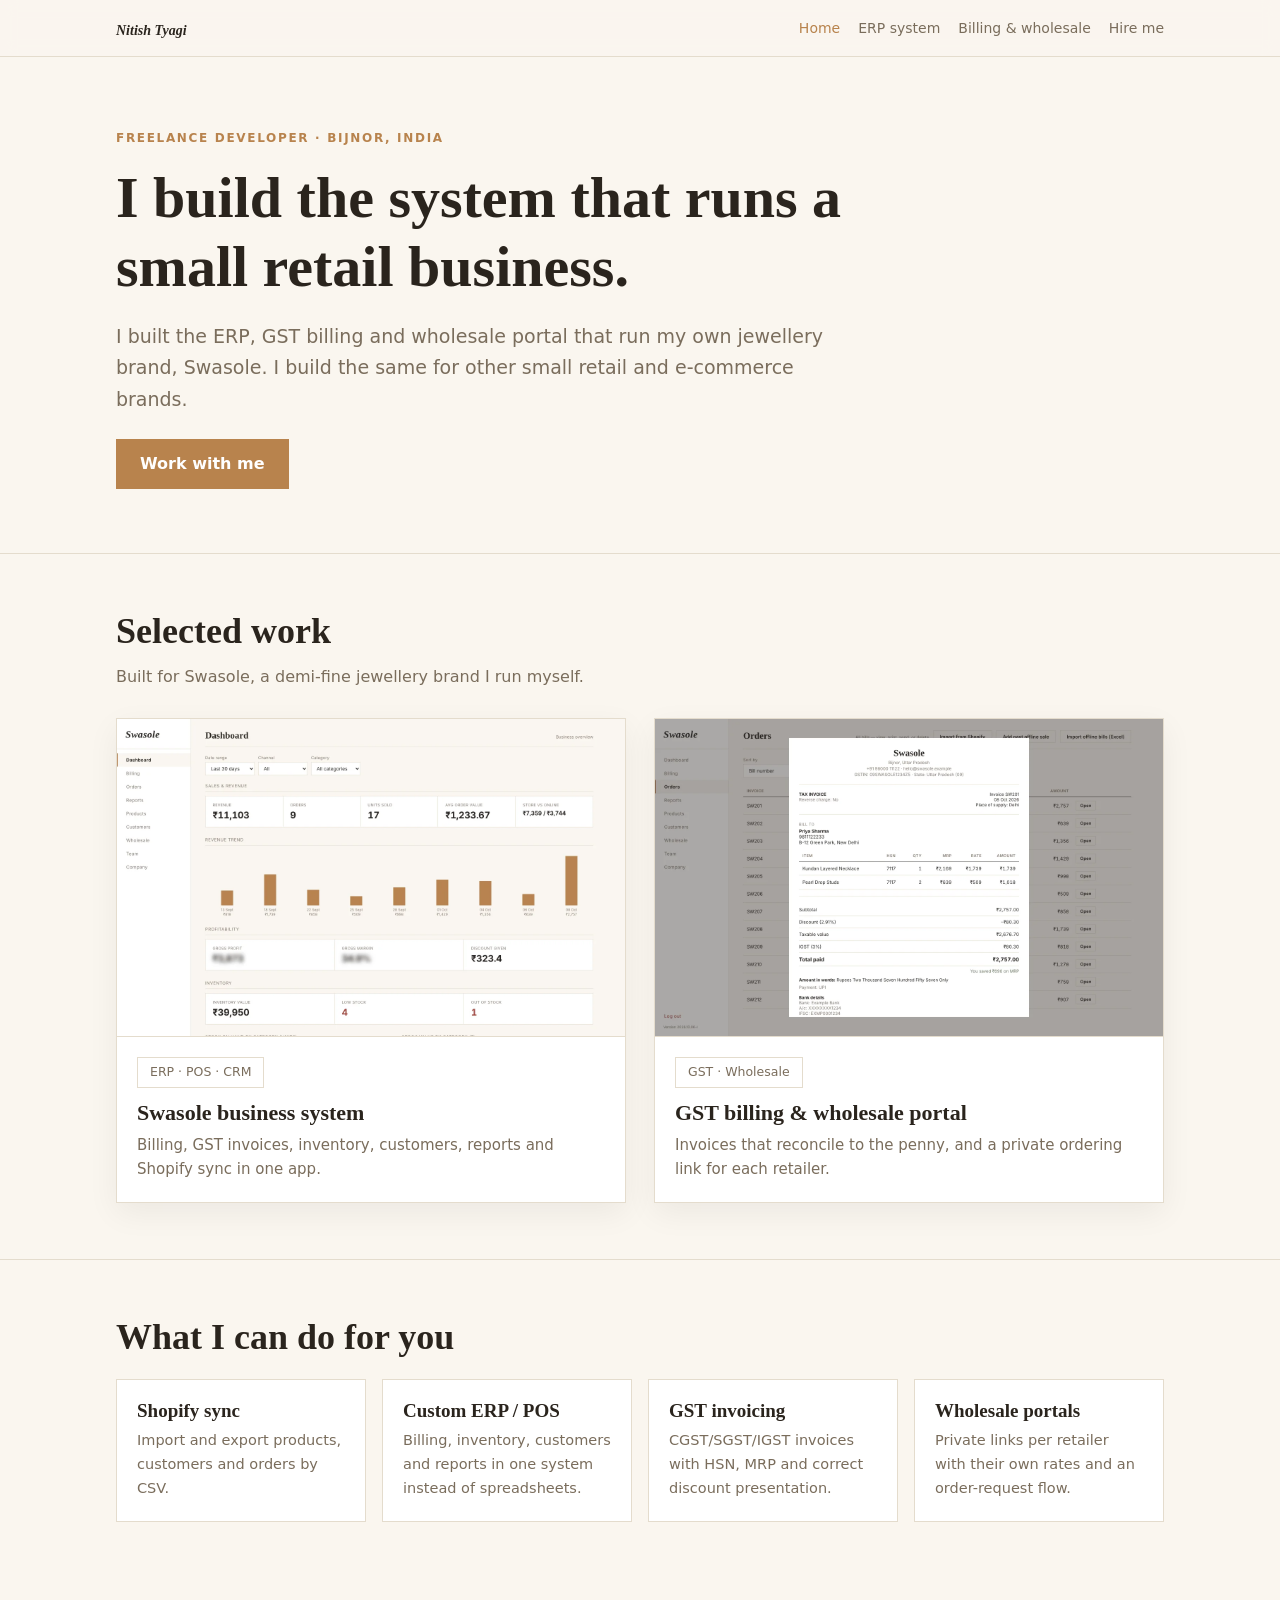
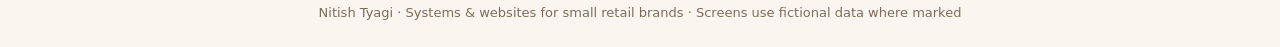
<file: index.html>
<!doctype html><html lang="en"><head><meta charset="utf-8"><meta name="viewport" content="width=device-width,initial-scale=1"><title>Nitish Tyagi — Websites & business systems</title><link rel="stylesheet" href="style.css"></head><body>
<nav><div class="wrap"><b><a href="index.html" style="margin:0;color:inherit">Nitish Tyagi</a></b><div><a href="index.html" class=on>Home</a><a href="erp.html">ERP system</a><a href="billing-wholesale.html">Billing & wholesale</a><a href="contact.html">Hire me</a></div></div></nav>
<header class="hero"><div class="wrap"><div class="eyebrow">Freelance developer · Bijnor, India</div>
<h1>I build the system that runs a small retail business.</h1>
<p class="lead">I built the ERP, GST billing and wholesale portal that run my own jewellery brand, Swasole. I build the same for other small retail and e-commerce brands.</p>
<p style="margin-top:24px"><a class="btn" href="contact.html">Work with me</a></p></div></header>
<section><div class="wrap"><h2>Selected work</h2><p class="sub">Built for Swasole, a demi-fine jewellery brand I run myself.</p>
<div class="grid2">
<a class="proj" href="erp.html"><img src="dash.webp" alt="ERP dashboard"><div><span class="pill">ERP · POS · CRM</span><h3>Swasole business system</h3><p>Billing, GST invoices, inventory, customers, reports and Shopify sync in one app.</p></div></a>
<a class="proj" href="billing-wholesale.html"><img src="inv.webp" alt="GST invoice"><div><span class="pill">GST · Wholesale</span><h3>GST billing &amp; wholesale portal</h3><p>Invoices that reconcile to the penny, and a private ordering link for each retailer.</p></div></a>
</div></div></section>
<section><div class="wrap"><h2>What I can do for you</h2><div class="cards" style="margin-top:20px">
<div class="card"><h3>Shopify sync</h3><p>Import and export products, customers and orders by CSV.</p></div>
<div class="card"><h3>Custom ERP / POS</h3><p>Billing, inventory, customers and reports in one system instead of spreadsheets.</p></div>
<div class="card"><h3>GST invoicing</h3><p>CGST/SGST/IGST invoices with HSN, MRP and correct discount presentation.</p></div>
<div class="card"><h3>Wholesale portals</h3><p>Private links per retailer with their own rates and an order-request flow.</p></div></div></div></section>
<footer>Nitish Tyagi · Systems &amp; websites for small retail brands · Screens use fictional data where marked</footer></body></html>
</file>
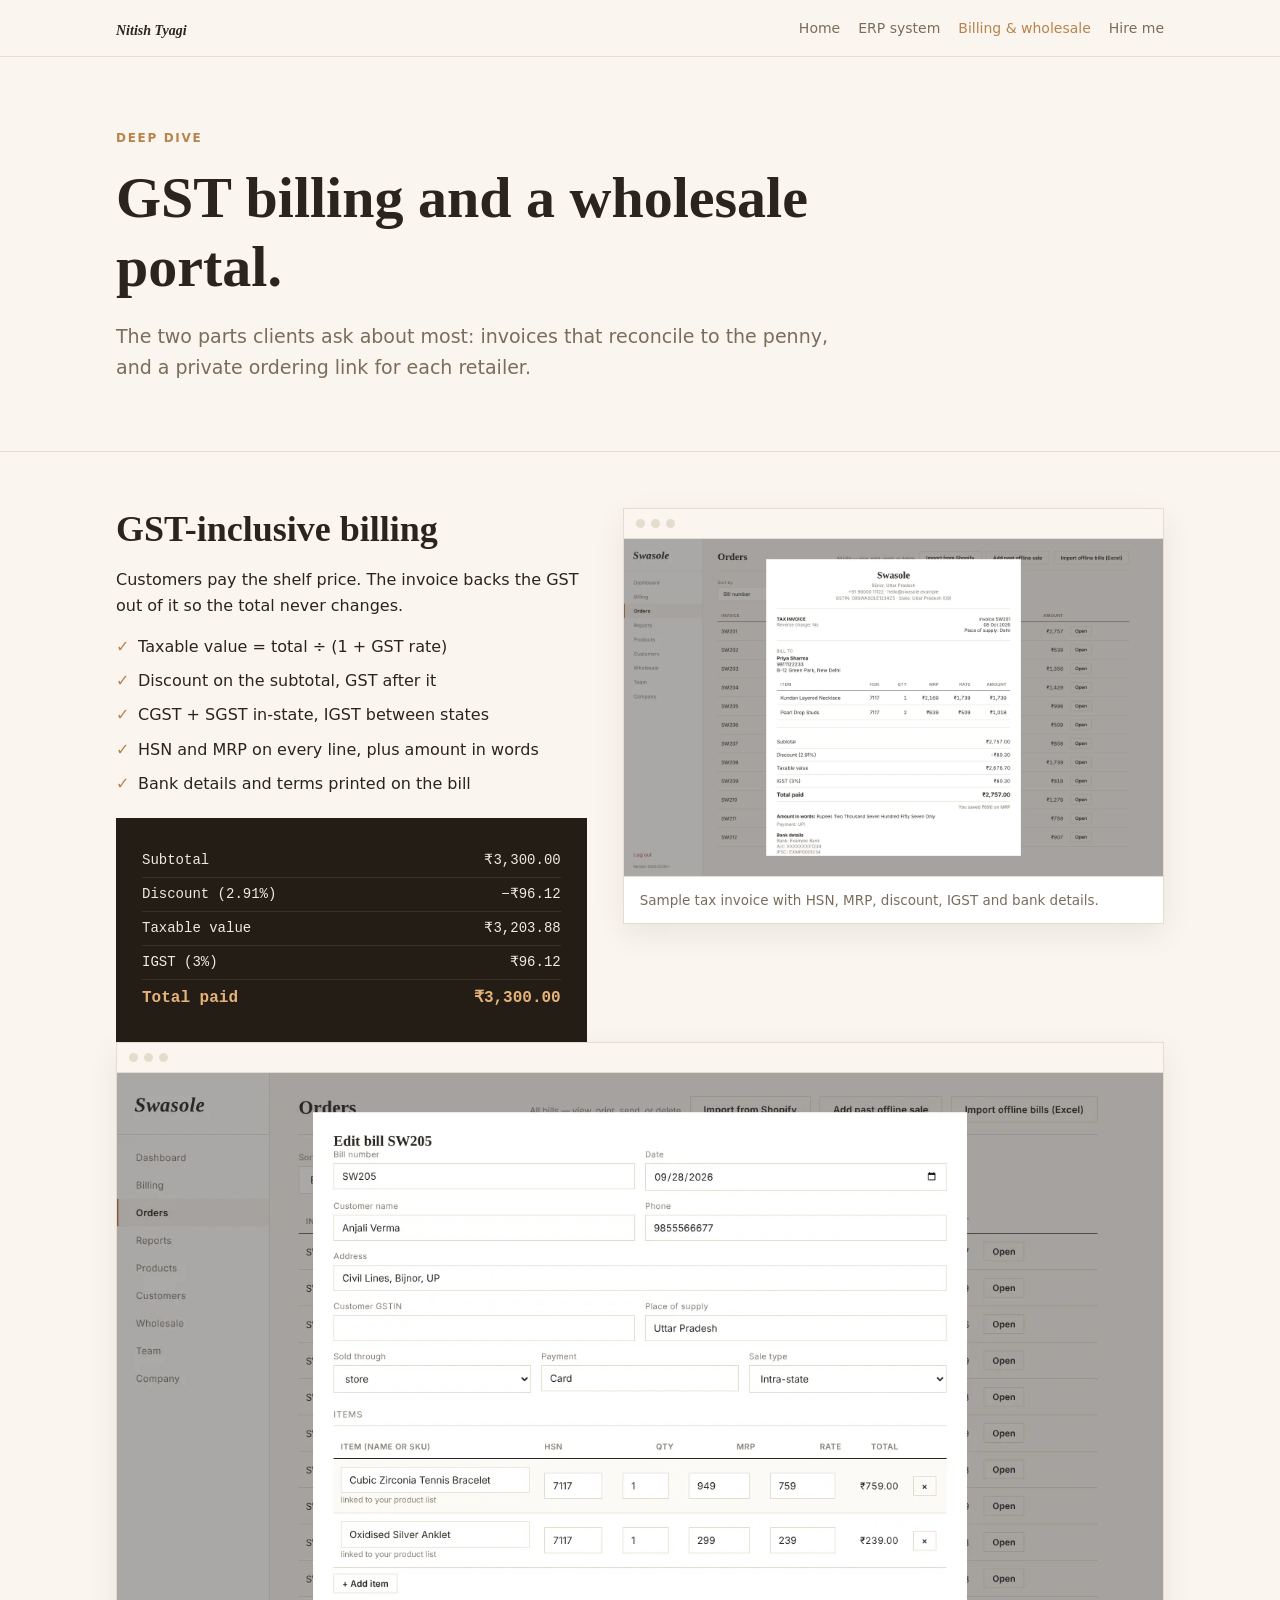
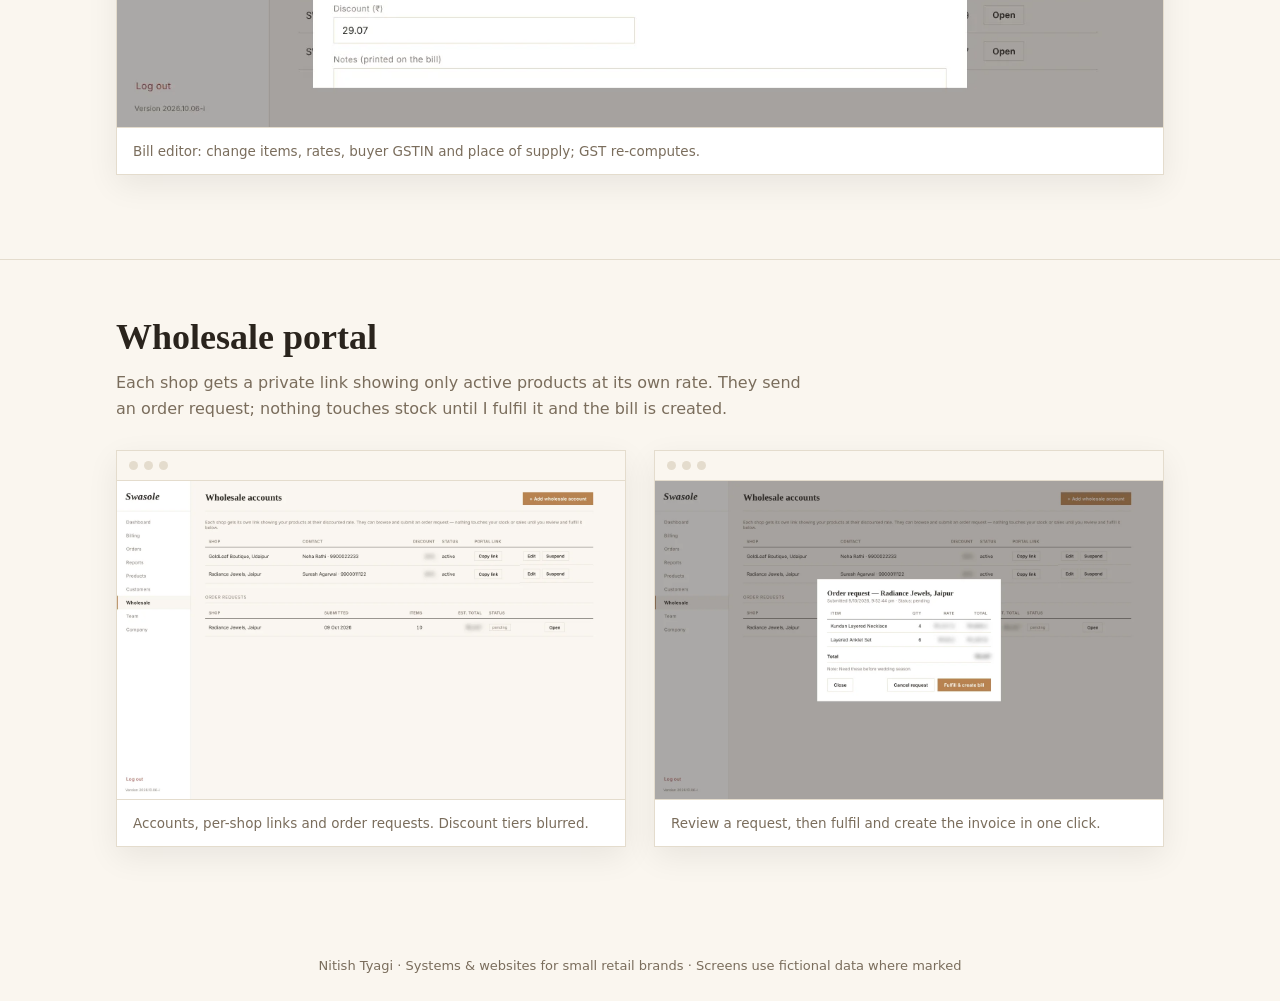
<file: billing-wholesale.html>
<!doctype html><html lang="en"><head><meta charset="utf-8"><meta name="viewport" content="width=device-width,initial-scale=1"><title>GST billing & wholesale portal</title><link rel="stylesheet" href="style.css"></head><body>
<nav><div class="wrap"><b><a href="index.html" style="margin:0;color:inherit">Nitish Tyagi</a></b><div><a href="index.html">Home</a><a href="erp.html">ERP system</a><a href="billing-wholesale.html" class=on>Billing & wholesale</a><a href="contact.html">Hire me</a></div></div></nav>
<header class="hero"><div class="wrap"><div class="eyebrow">Deep dive</div><h1>GST billing and a wholesale portal.</h1><p class="lead">The two parts clients ask about most: invoices that reconcile to the penny, and a private ordering link for each retailer.</p></div></header>
<section><div class="wrap"><div class="split"><div><h2>GST-inclusive billing</h2>
<p class="sub" style="margin-bottom:14px">Customers pay the shelf price. The invoice backs the GST out of it so the total never changes.</p>
<ul class="ticks"><li>Taxable value = total ÷ (1 + GST rate)</li><li>Discount on the subtotal, GST after it</li><li>CGST + SGST in-state, IGST between states</li><li>HSN and MRP on every line, plus amount in words</li><li>Bank details and terms printed on the bill</li></ul>
<div class="math" style="margin-top:20px"><div><span>Subtotal</span><span>₹3,300.00</span></div><div><span>Discount (2.91%)</span><span>−₹96.12</span></div><div><span>Taxable value</span><span>₹3,203.88</span></div><div><span>IGST (3%)</span><span>₹96.12</span></div><div><span>Total paid</span><span>₹3,300.00</span></div></div></div>
<figure><div class="frame"><i></i><i></i><i></i></div><img loading="lazy" src="inv.webp" alt="Invoice"><figcaption>Sample tax invoice with HSN, MRP, discount, IGST and bank details.</figcaption></figure></div>
<figure><div class="frame"><i></i><i></i><i></i></div><img loading="lazy" src="edit.webp" alt="Bill editor"><figcaption>Bill editor: change items, rates, buyer GSTIN and place of supply; GST re-computes.</figcaption></figure></div></section>
<section id="wholesale"><div class="wrap"><h2>Wholesale portal</h2><p class="sub">Each shop gets a private link showing only active products at its own rate. They send an order request; nothing touches stock until I fulfil it and the bill is created.</p>
<div class="grid2"><figure><div class="frame"><i></i><i></i><i></i></div><img loading="lazy" src="ws.webp" alt="Wholesale"><figcaption>Accounts, per-shop links and order requests. Discount tiers blurred.</figcaption></figure><figure><div class="frame"><i></i><i></i><i></i></div><img loading="lazy" src="wso.webp" alt="Wholesale order"><figcaption>Review a request, then fulfil and create the invoice in one click.</figcaption></figure></div></div></section>
<footer>Nitish Tyagi · Systems &amp; websites for small retail brands · Screens use fictional data where marked</footer></body></html>
</file>
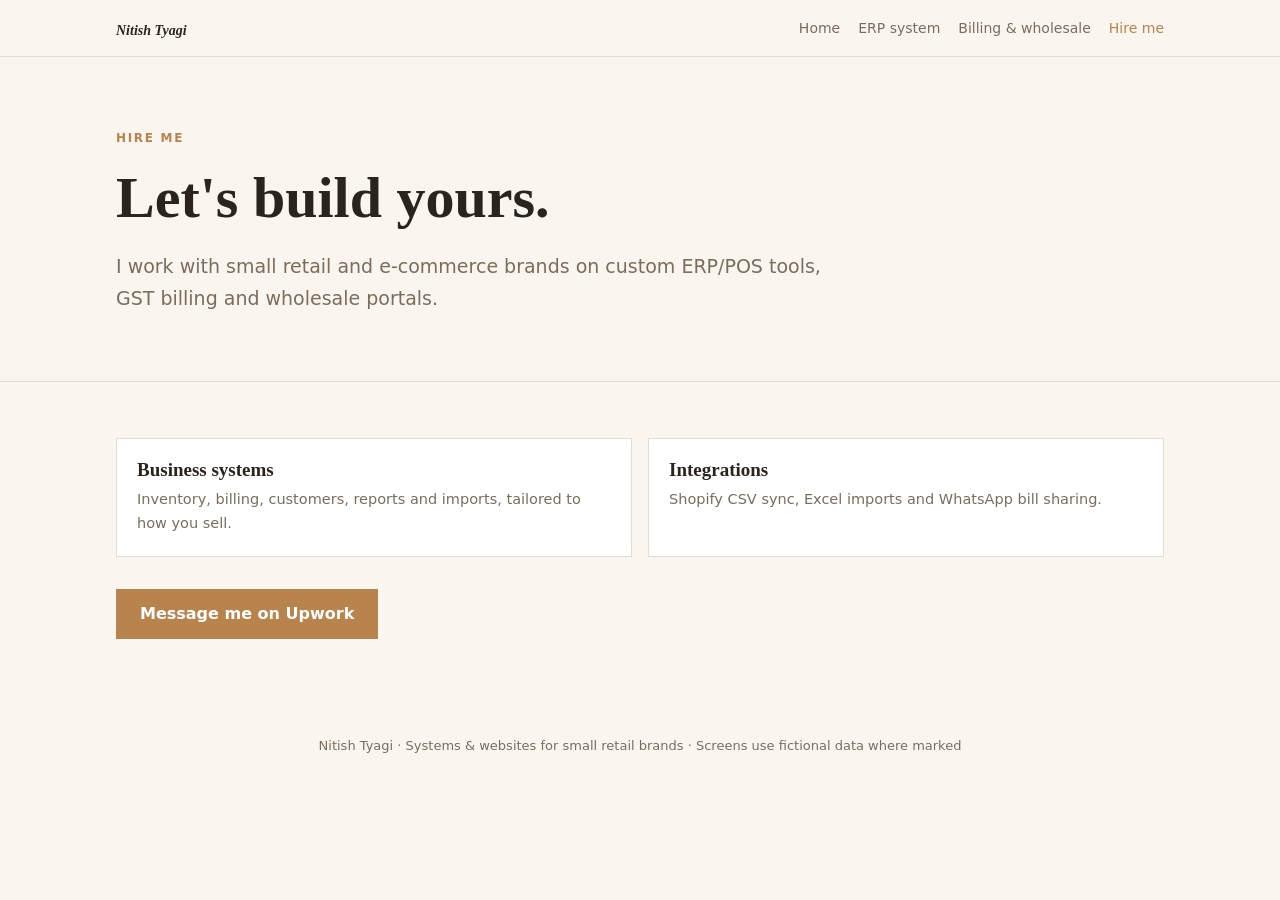
<file: contact.html>
<!doctype html><html lang="en"><head><meta charset="utf-8"><meta name="viewport" content="width=device-width,initial-scale=1"><title>Hire Nitish Tyagi</title><link rel="stylesheet" href="style.css"></head><body>
<nav><div class="wrap"><b><a href="index.html" style="margin:0;color:inherit">Nitish Tyagi</a></b><div><a href="index.html">Home</a><a href="erp.html">ERP system</a><a href="billing-wholesale.html">Billing & wholesale</a><a href="contact.html" class=on>Hire me</a></div></div></nav>
<header class="hero"><div class="wrap"><div class="eyebrow">Hire me</div><h1>Let's build yours.</h1><p class="lead">I work with small retail and e-commerce brands on custom ERP/POS tools, GST billing and wholesale portals.</p></div></header>
<section><div class="wrap"><div class="cards"><div class="card"><h3>Business systems</h3><p>Inventory, billing, customers, reports and imports, tailored to how you sell.</p></div>
<div class="card"><h3>Integrations</h3><p>Shopify CSV sync, Excel imports and WhatsApp bill sharing.</p></div></div>
<p style="margin-top:32px"><!-- TODO: replace the link below with your own Upwork profile URL --><a class="btn" href="https://www.upwork.com/" rel="noopener">Message me on Upwork</a></p></div></section>
<footer>Nitish Tyagi · Systems &amp; websites for small retail brands · Screens use fictional data where marked</footer></body></html>
</file>
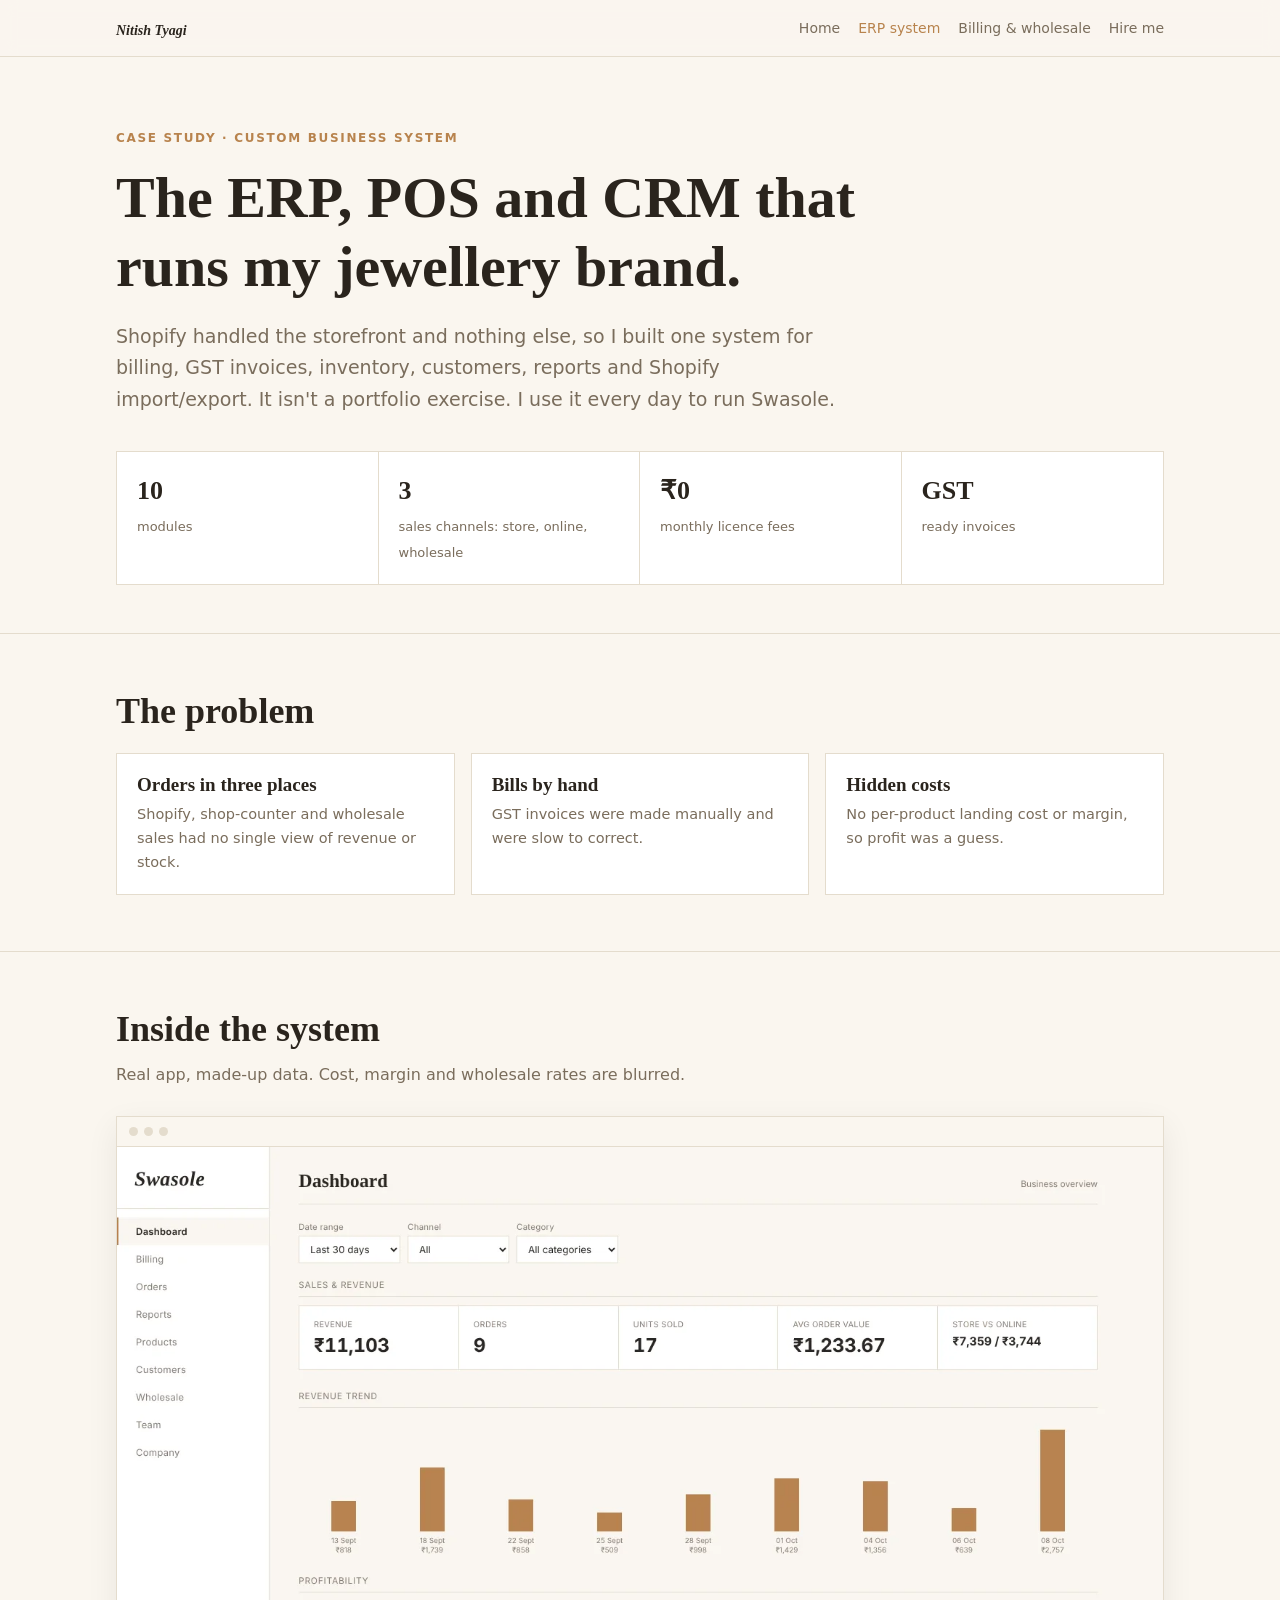
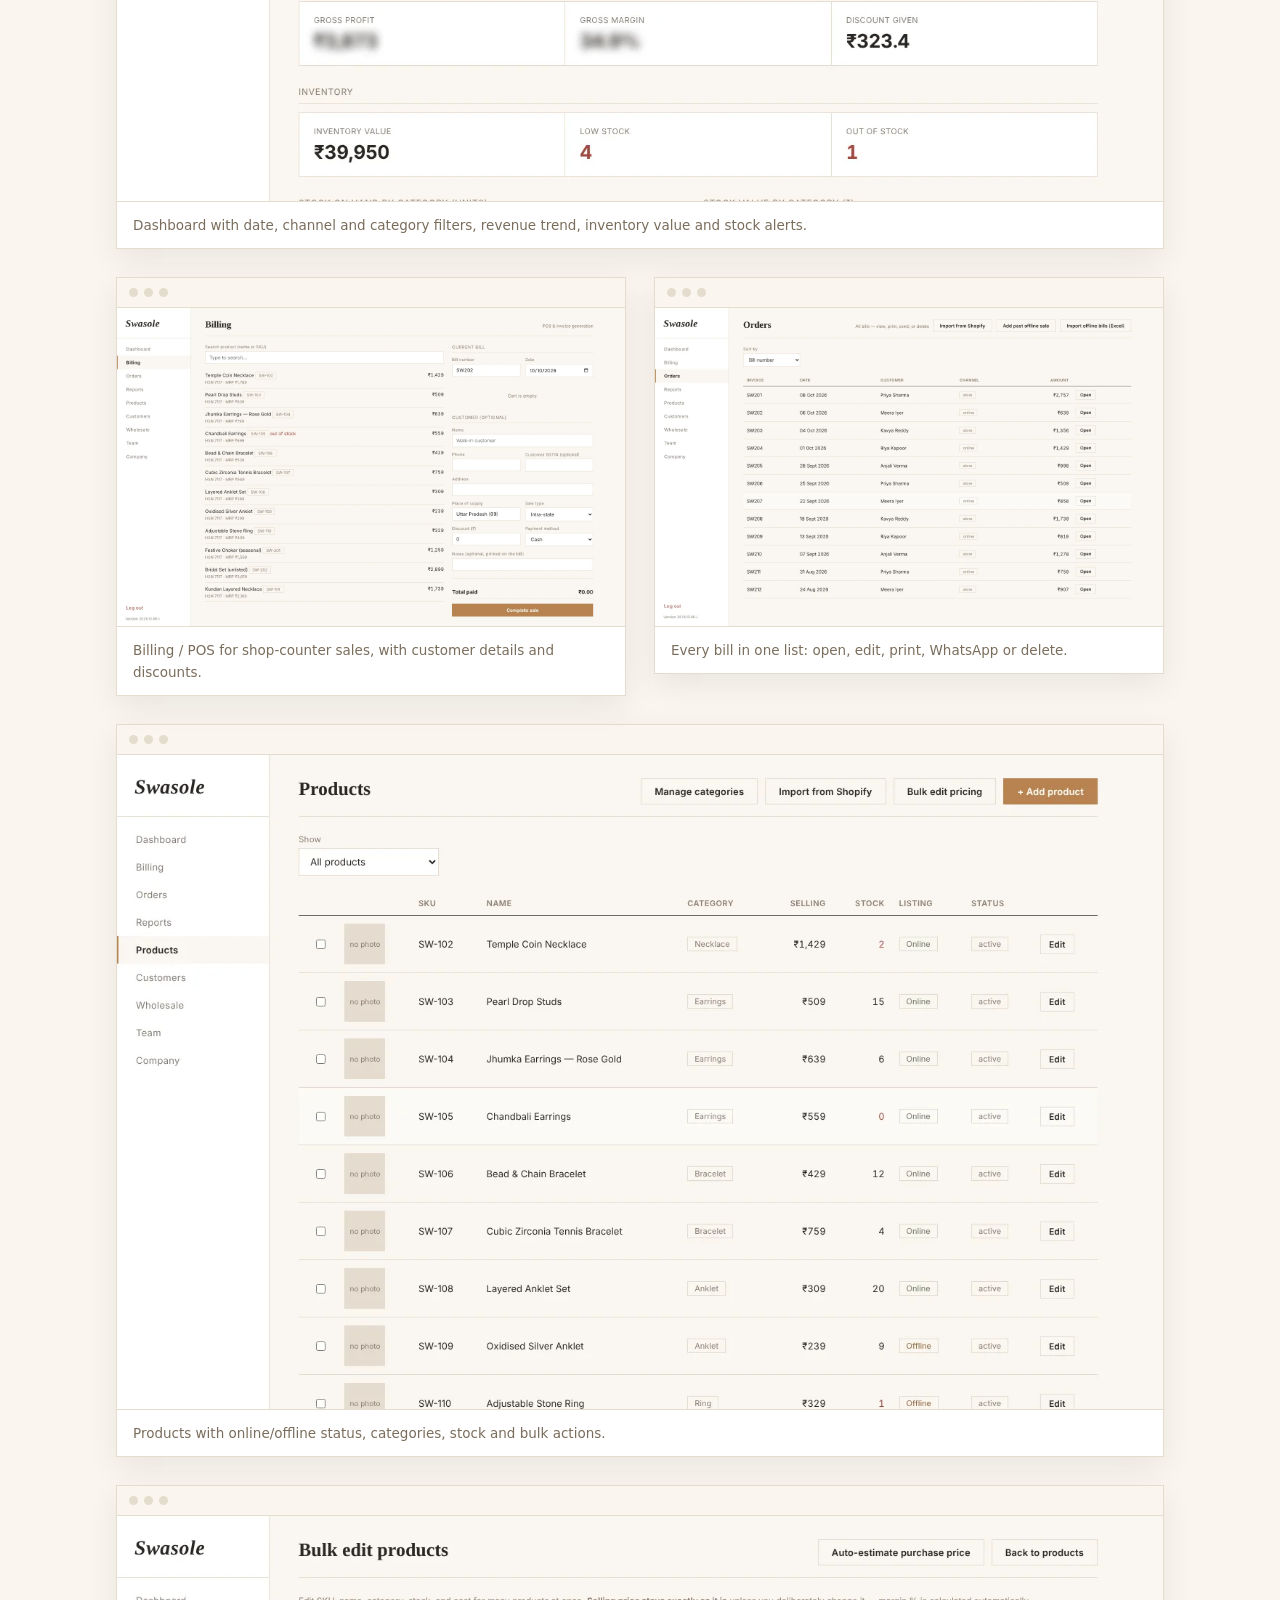
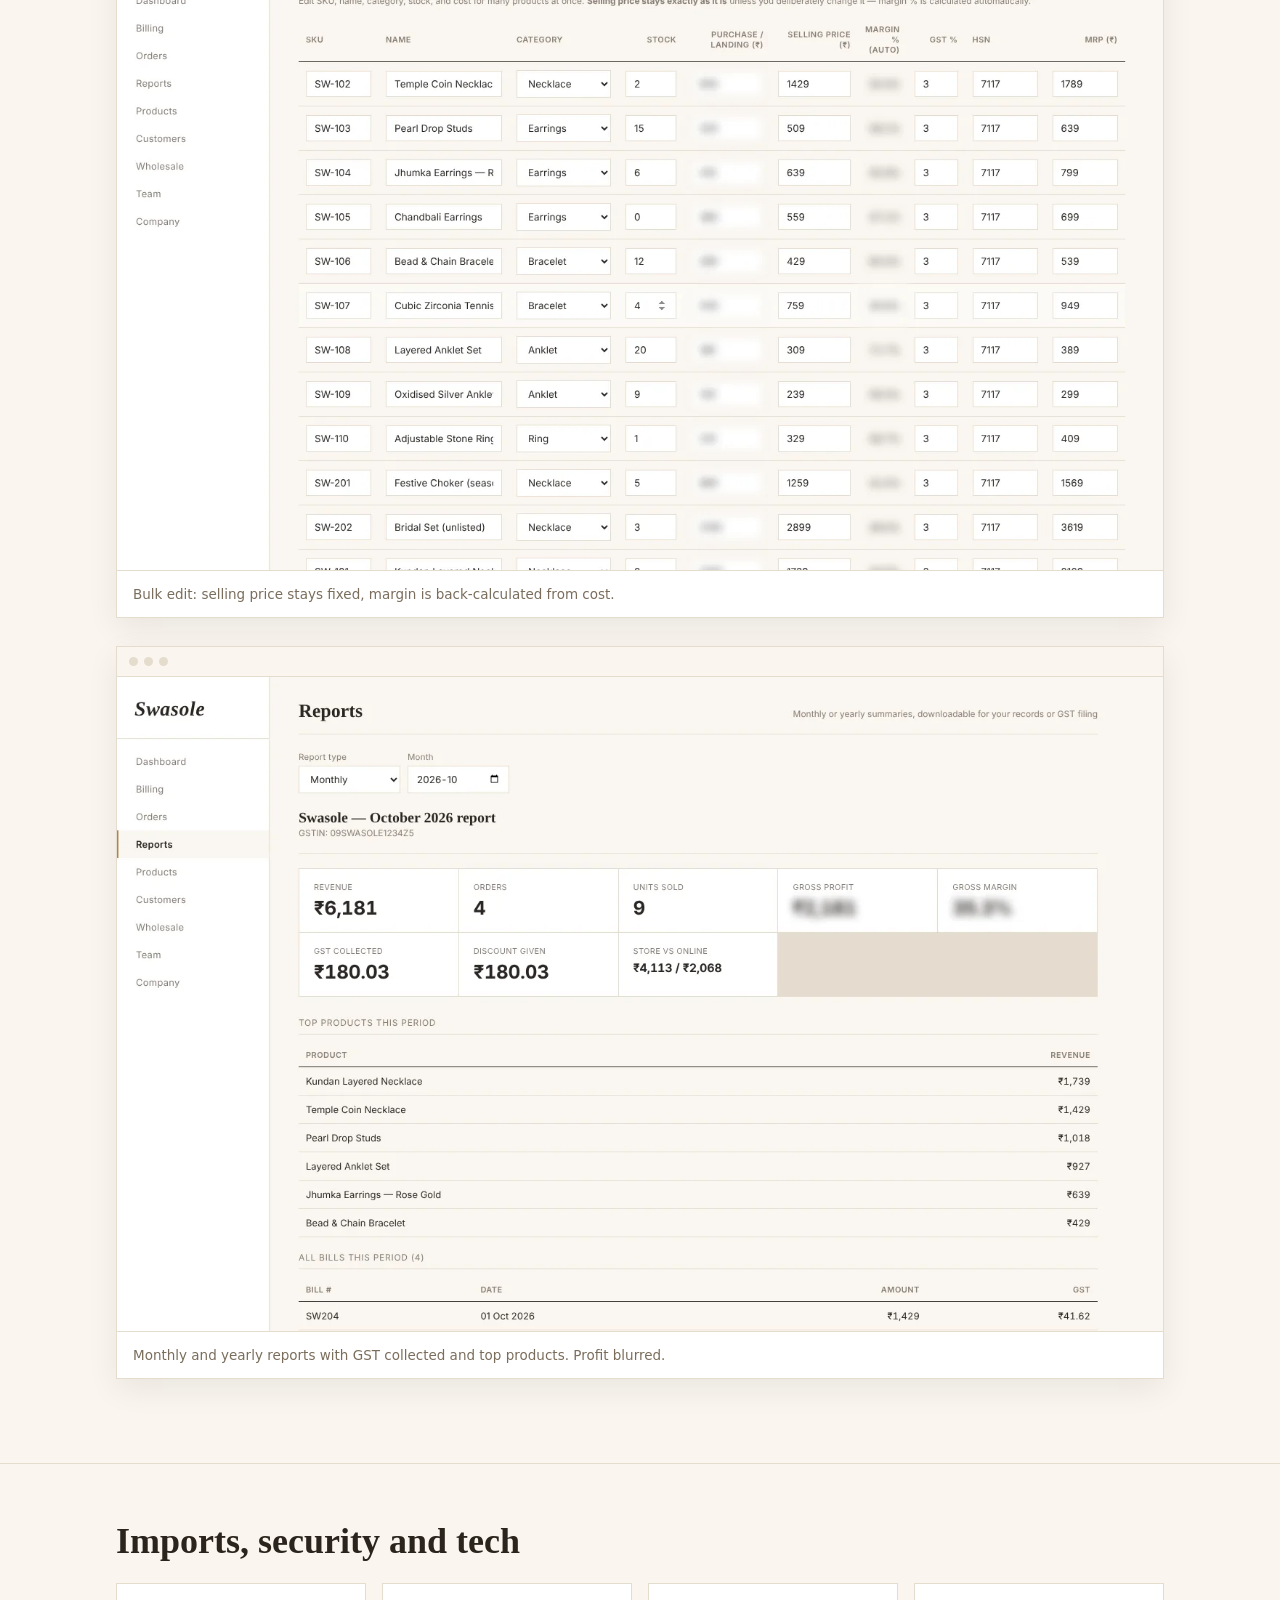
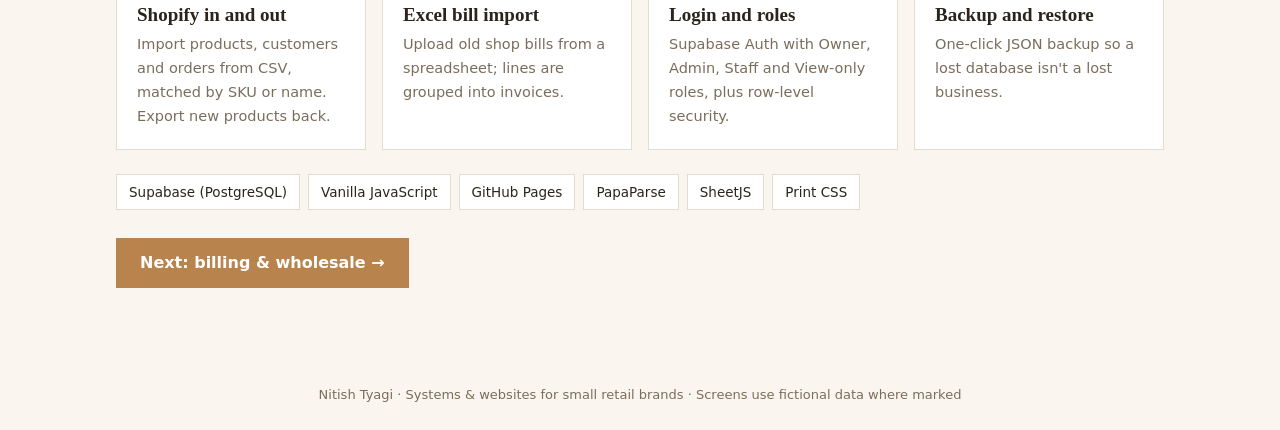
<file: erp.html>
<!doctype html><html lang="en"><head><meta charset="utf-8"><meta name="viewport" content="width=device-width,initial-scale=1"><title>Swasole ERP case study</title><link rel="stylesheet" href="style.css"></head><body>
<nav><div class="wrap"><b><a href="index.html" style="margin:0;color:inherit">Nitish Tyagi</a></b><div><a href="index.html">Home</a><a href="erp.html" class=on>ERP system</a><a href="billing-wholesale.html">Billing & wholesale</a><a href="contact.html">Hire me</a></div></div></nav>
<header class="hero"><div class="wrap"><div class="eyebrow">Case study · Custom business system</div>
<h1>The ERP, POS and CRM that runs my jewellery brand.</h1>
<p class="lead">Shopify handled the storefront and nothing else, so I built one system for billing, GST invoices, inventory, customers, reports and Shopify import/export. It isn't a portfolio exercise. I use it every day to run Swasole.</p>
<div class="stats"><div><b>10</b><span>modules</span></div><div><b>3</b><span>sales channels: store, online, wholesale</span></div><div><b>₹0</b><span>monthly licence fees</span></div><div><b>GST</b><span>ready invoices</span></div></div></div></header>
<section><div class="wrap"><h2>The problem</h2><div class="cards" style="margin-top:20px">
<div class="card"><h3>Orders in three places</h3><p>Shopify, shop-counter and wholesale sales had no single view of revenue or stock.</p></div>
<div class="card"><h3>Bills by hand</h3><p>GST invoices were made manually and were slow to correct.</p></div>
<div class="card"><h3>Hidden costs</h3><p>No per-product landing cost or margin, so profit was a guess.</p></div></div></div></section>
<section><div class="wrap"><h2>Inside the system</h2><p class="sub">Real app, made-up data. Cost, margin and wholesale rates are blurred.</p>
<figure><div class="frame"><i></i><i></i><i></i></div><img loading="lazy" src="dash.webp" alt="Dashboard"><figcaption>Dashboard with date, channel and category filters, revenue trend, inventory value and stock alerts.</figcaption></figure>
<div class="grid2"><figure><div class="frame"><i></i><i></i><i></i></div><img loading="lazy" src="bill.webp" alt="Billing"><figcaption>Billing / POS for shop-counter sales, with customer details and discounts.</figcaption></figure><figure><div class="frame"><i></i><i></i><i></i></div><img loading="lazy" src="orders.webp" alt="Orders"><figcaption>Every bill in one list: open, edit, print, WhatsApp or delete.</figcaption></figure></div>
<figure><div class="frame"><i></i><i></i><i></i></div><img loading="lazy" src="prod.webp" alt="Products"><figcaption>Products with online/offline status, categories, stock and bulk actions.</figcaption></figure>
<figure><div class="frame"><i></i><i></i><i></i></div><img loading="lazy" src="bulk.webp" alt="Bulk edit"><figcaption>Bulk edit: selling price stays fixed, margin is back-calculated from cost.</figcaption></figure>
<figure><div class="frame"><i></i><i></i><i></i></div><img loading="lazy" src="rep.webp" alt="Reports"><figcaption>Monthly and yearly reports with GST collected and top products. Profit blurred.</figcaption></figure></div></section>
<section><div class="wrap"><h2>Imports, security and tech</h2><div class="cards" style="margin-top:20px">
<div class="card"><h3>Shopify in and out</h3><p>Import products, customers and orders from CSV, matched by SKU or name. Export new products back.</p></div>
<div class="card"><h3>Excel bill import</h3><p>Upload old shop bills from a spreadsheet; lines are grouped into invoices.</p></div>
<div class="card"><h3>Login and roles</h3><p>Supabase Auth with Owner, Admin, Staff and View-only roles, plus row-level security.</p></div>
<div class="card"><h3>Backup and restore</h3><p>One-click JSON backup so a lost database isn't a lost business.</p></div></div>
<div class="tags" style="margin-top:24px"><span>Supabase (PostgreSQL)</span><span>Vanilla JavaScript</span><span>GitHub Pages</span><span>PapaParse</span><span>SheetJS</span><span>Print CSS</span></div>
<p style="margin-top:28px"><a class="btn" href="billing-wholesale.html">Next: billing &amp; wholesale →</a></p></div></section>
<footer>Nitish Tyagi · Systems &amp; websites for small retail brands · Screens use fictional data where marked</footer></body></html>
</file>
<file: style.css>
:root{--bg:#faf6ef;--ink:#2a241d;--mute:#7a6d5c;--gold:#b8834d;--line:#e4dccd;--card:#fff;--dark:#241d16}
@media(prefers-color-scheme:dark){:root:not([data-theme=light]){--bg:#17130f;--ink:#f1e9dc;--mute:#a69884;--gold:#d29a62;--line:#33291f;--card:#211a14;--dark:#0f0c09}}
*{box-sizing:border-box}html{scroll-behavior:smooth}
body{margin:0;background:var(--bg);color:var(--ink);font:16px/1.65 Inter,system-ui,-apple-system,Segoe UI,sans-serif}
.wrap{max-width:1080px;margin:0 auto;padding:0 16px}
h1,h2,h3{font-family:Georgia,'Times New Roman',serif;line-height:1.2;margin:0}
nav{position:sticky;top:0;background:color-mix(in srgb,var(--bg) 90%,transparent);backdrop-filter:blur(8px);border-bottom:1px solid var(--line);z-index:5}
nav .wrap{display:flex;justify-content:space-between;align-items:center;height:56px}
nav b{font-family:Georgia,serif;font-style:italic;font-size:20px}nav a{color:var(--mute);text-decoration:none;margin-left:18px;font-size:14px}nav a:hover{color:var(--gold)}
.hero{padding:72px 0 48px}.eyebrow{color:var(--gold);letter-spacing:.14em;text-transform:uppercase;font-size:12px;font-weight:600}
.hero h1{font-size:clamp(34px,6vw,58px);margin:14px 0 18px;max-width:820px}.hero p.lead{font-size:19px;color:var(--mute);max-width:720px}
.stats{display:grid;grid-template-columns:repeat(auto-fit,minmax(150px,1fr));gap:0;border:1px solid var(--line);background:var(--card);margin-top:36px}
.stats div{padding:18px 20px;border-right:1px solid var(--line)}.stats div:last-child{border:0}.stats b{display:block;font-family:Georgia,serif;font-size:26px}.stats span{color:var(--mute);font-size:13px}
section{padding:56px 0;border-top:1px solid var(--line)}section h2{font-size:clamp(26px,4vw,36px);margin-bottom:10px}section>.wrap>p.sub{color:var(--mute);max-width:700px;margin:0 0 28px}
figure{margin:0 0 28px;background:var(--card);border:1px solid var(--line);box-shadow:0 10px 30px rgba(0,0,0,.07)}
.frame{display:flex;gap:6px;padding:10px 12px;border-bottom:1px solid var(--line);background:var(--bg)}.frame i{width:9px;height:9px;border-radius:50%;background:var(--line)}
figure img{display:block;width:100%;height:auto}figcaption{padding:12px 16px;font-size:13.5px;color:var(--mute);border-top:1px solid var(--line)}
.grid2{display:grid;grid-template-columns:1fr 1fr;gap:28px;align-items:start}.split{display:grid;grid-template-columns:1fr 1.15fr;gap:36px;align-items:start}
.cards{display:grid;grid-template-columns:repeat(auto-fit,minmax(240px,1fr));gap:16px}
.card{background:var(--card);border:1px solid var(--line);padding:20px}.card h3{font-size:19px;margin-bottom:6px}.card p{margin:0;color:var(--mute);font-size:14.5px}
.math{background:var(--dark);color:#f1e9dc;padding:26px;font-family:ui-monospace,Menlo,monospace;font-size:14px}
.math div{display:flex;justify-content:space-between;padding:5px 0;border-bottom:1px solid #3a3025}.math div:last-child{border:0;font-weight:700;color:#e5b27a;font-size:16px}
.tags{display:flex;flex-wrap:wrap;gap:8px}.tags span{border:1px solid var(--line);background:var(--card);padding:6px 12px;font-size:13.5px}
ul.ticks{list-style:none;padding:0;margin:14px 0 0}ul.ticks li{padding-left:22px;position:relative;margin:8px 0}ul.ticks li:before{content:"✓";position:absolute;left:0;color:var(--gold);font-weight:700}
.cta{background:var(--dark);color:#f1e9dc;text-align:center;padding:64px 16px}.cta h2{margin-bottom:12px}.cta p{color:#b9ab97;max-width:620px;margin:0 auto 22px}
.btn{display:inline-block;background:var(--gold);color:#fff;padding:12px 24px;text-decoration:none;font-weight:600}
footer{padding:24px 16px;text-align:center;color:var(--mute);font-size:13px}
@media(max-width:800px){.grid2,.split{grid-template-columns:1fr}nav a:not(.keep){display:none}.stats div{border-right:0;border-bottom:1px solid var(--line)}}

nav a.on{color:var(--gold)}
.pill{display:inline-block;border:1px solid var(--line);background:var(--card);padding:4px 12px;font-size:12.5px;color:var(--mute);margin:0 6px 6px 0}
.proj{display:block;text-decoration:none;color:inherit;background:var(--card);border:1px solid var(--line);box-shadow:0 10px 30px rgba(0,0,0,.06);transition:transform .2s}
.proj:hover{transform:translateY(-3px)}.proj img{width:100%;display:block;border-bottom:1px solid var(--line)}.proj div{padding:20px}.proj h3{font-size:22px;margin:6px 0}.proj p{margin:0;color:var(--mute);font-size:15px}
.ph{display:none;aspect-ratio:16/10;align-items:center;justify-content:center;flex-direction:column;gap:6px;background:repeating-linear-gradient(45deg,var(--bg),var(--bg) 12px,var(--card) 12px,var(--card) 24px);color:var(--mute);font-size:13px;text-align:center;padding:16px}
.ph b{font-family:Georgia,serif;font-size:18px;color:var(--ink)}
.swatches{display:flex;gap:10px;flex-wrap:wrap}.sw{width:92px}.sw i{display:block;height:56px;border:1px solid var(--line)}.sw span{font-size:12px;color:var(--mute)}
.mob{max-width:300px;margin:0 auto}
.grid2>*,.split>*,.cards>*{min-width:0}img{max-width:100%}.grid2,.split{grid-template-columns:minmax(0,1fr) minmax(0,1fr)}.split{grid-template-columns:minmax(0,1fr) minmax(0,1.15fr)}
@media(max-width:800px){.grid2,.split{grid-template-columns:minmax(0,1fr)}}
</file>
